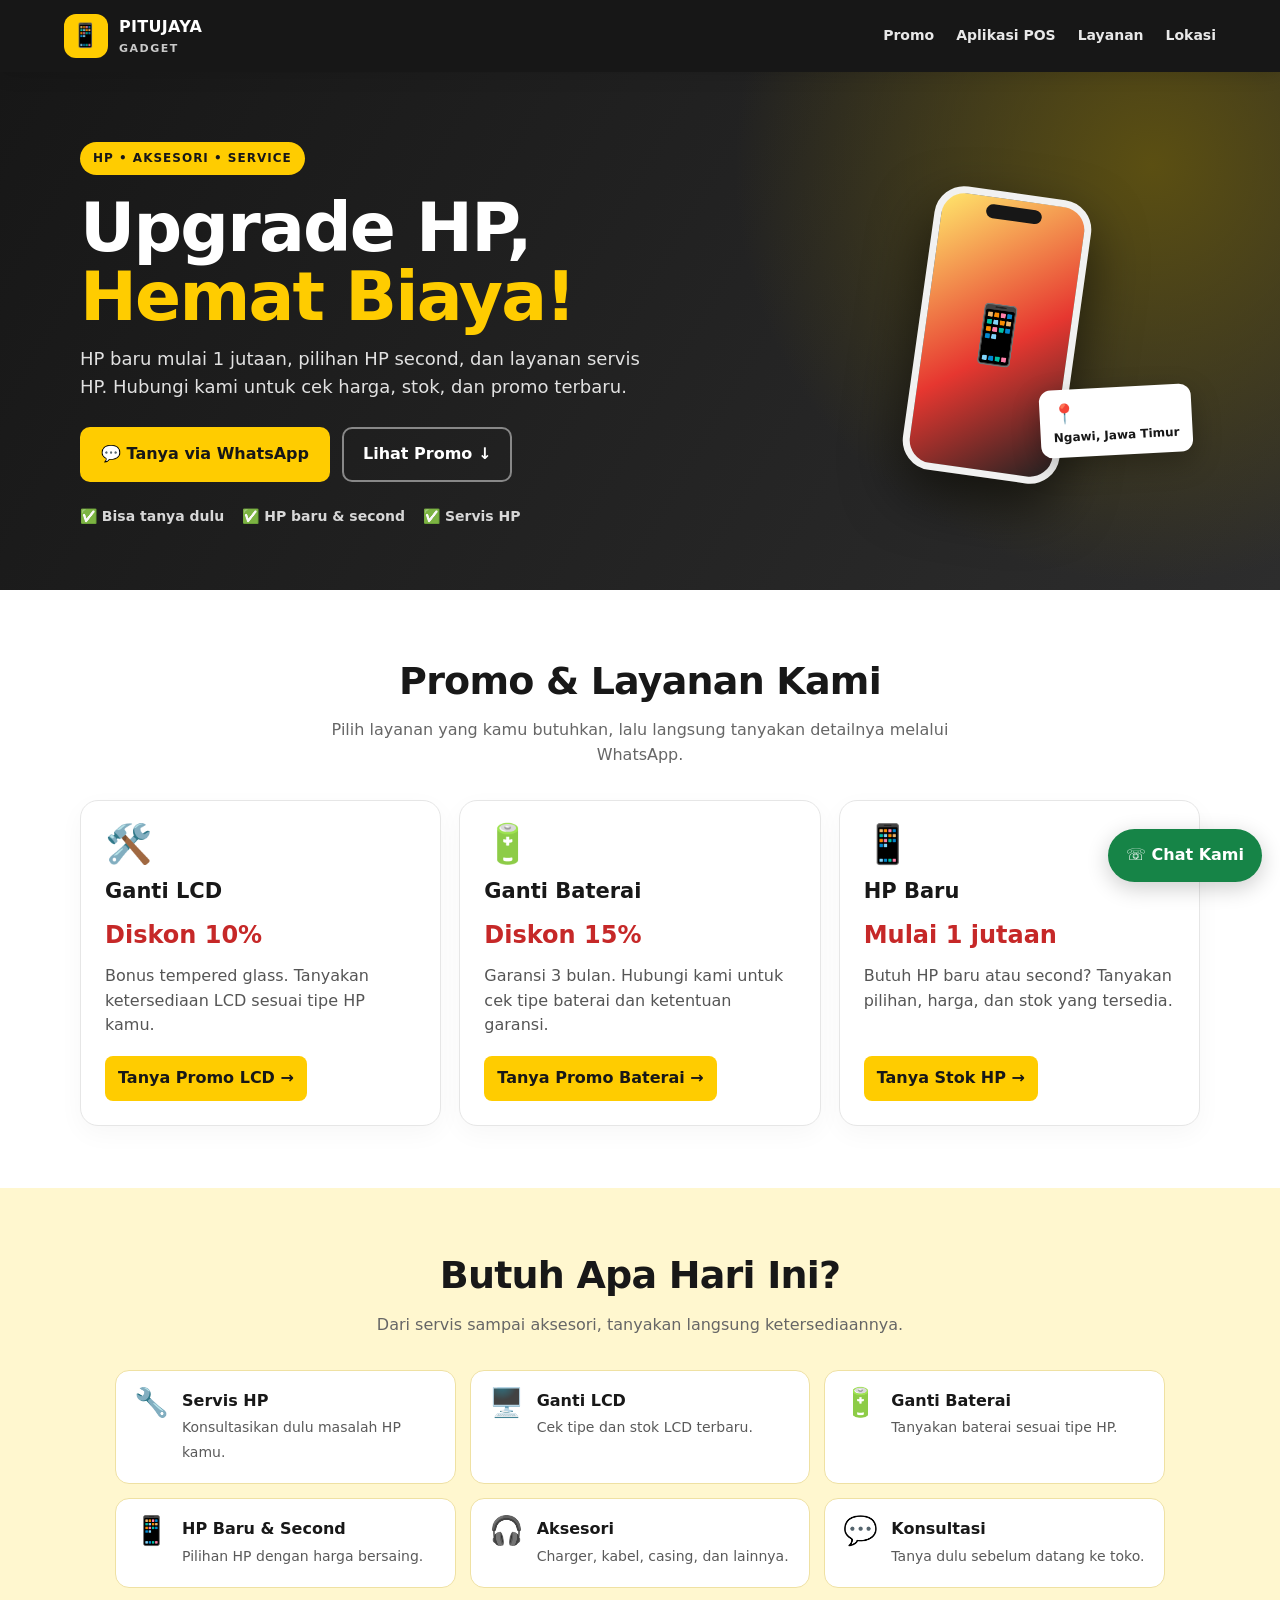
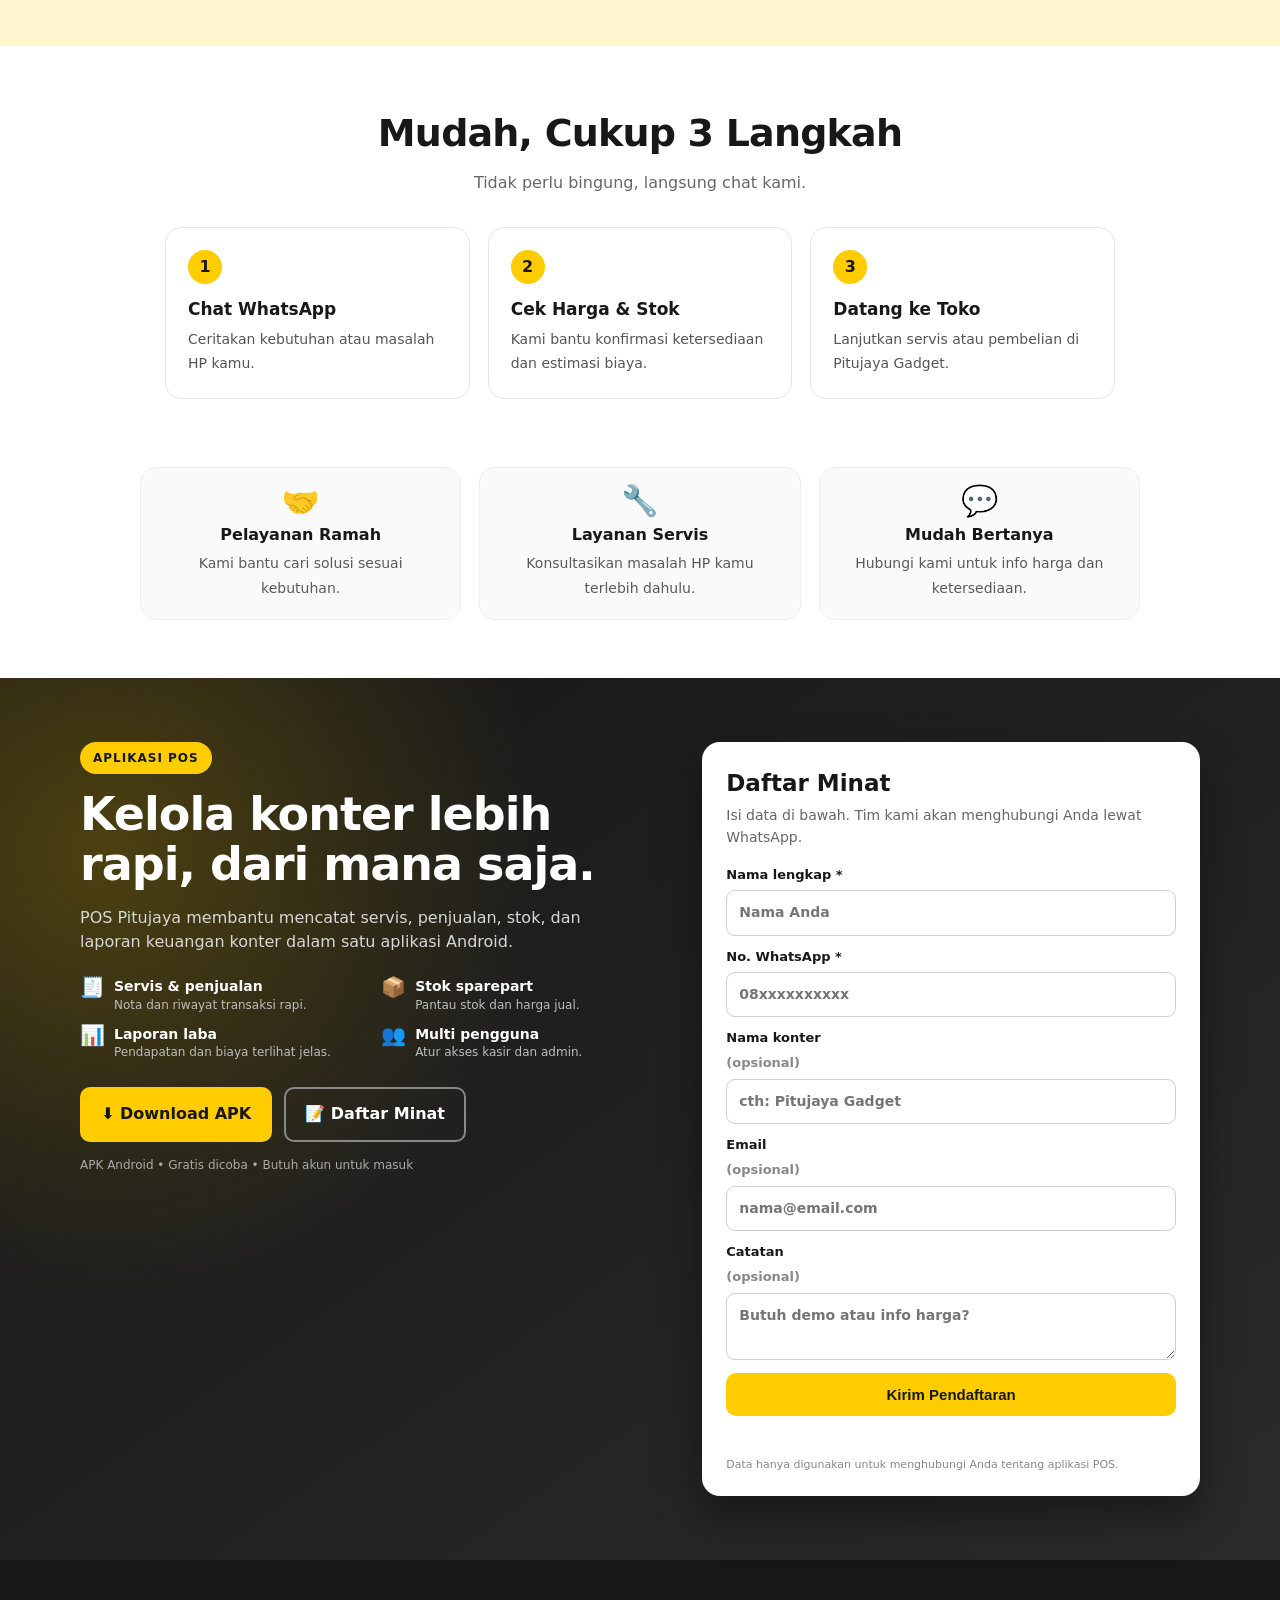
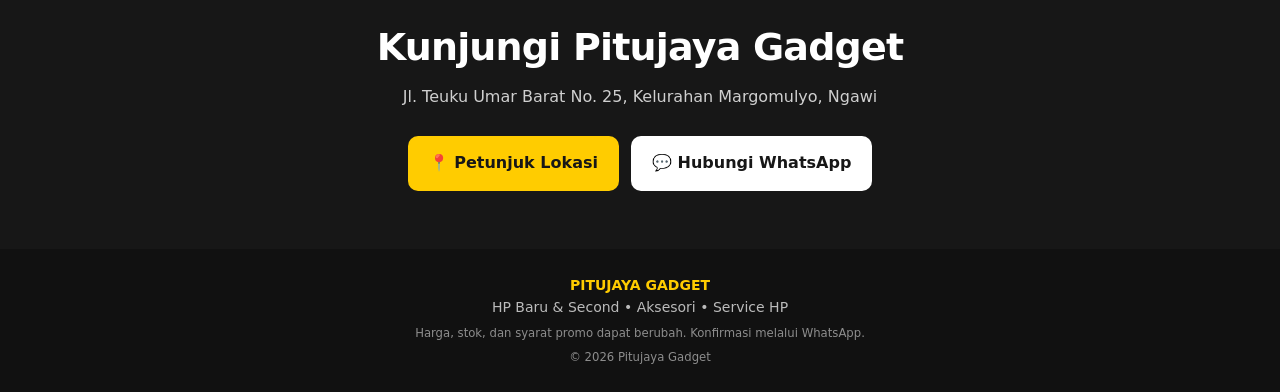
<file: landing/index.html>
<!doctype html>
<html lang="id">
<head>
<meta charset="utf-8">
<meta name="viewport" content="width=device-width, initial-scale=1">
<meta name="theme-color" content="#171717">
<meta name="description" content="Pitujaya Gadget — HP baru dan second, aksesori, serta layanan servis HP di Ngawi. Cek harga, stok, dan promo lewat WhatsApp.">
<meta name="robots" content="index, follow">
<link rel="canonical" href="https://pitujaya.my.id/">
<meta property="og:locale" content="id_ID">
<meta property="og:type" content="website">
<meta property="og:site_name" content="Pitujaya Gadget">
<meta property="og:title" content="Pitujaya Gadget | HP, Aksesori & Servis di Ngawi">
<meta property="og:description" content="HP baru, HP second, aksesori, dan servis HP. Tanyakan harga dan stok terbaru lewat WhatsApp.">
<meta property="og:url" content="https://pitujaya.my.id/">
<meta name="twitter:card" content="summary">
<meta name="twitter:title" content="Pitujaya Gadget | HP, Aksesori & Servis di Ngawi">
<meta name="twitter:description" content="HP baru, HP second, aksesori, dan servis HP. Tanyakan harga dan stok terbaru lewat WhatsApp.">
<title>Pitujaya Gadget | HP & Service</title>
<link rel="icon" href="data:image/svg+xml,%3Csvg xmlns='http://www.w3.org/2000/svg' viewBox='0 0 64 64'%3E%3Crect width='64' height='64' rx='14' fill='%23ffcc00'/%3E%3Ctext x='32' y='46' font-size='38' text-anchor='middle' font-family='Arial,sans-serif' font-weight='900' fill='%23171717'%3EP%3C/text%3E%3C/svg%3E">
<style>
:root{
  --yellow:#ffcc00;
  --yellow-soft:#fff7cf;
  --dark:#171717;
  --dark-2:#292929;
  --red:#c62828;
  --green:#168447;
  --muted:#666;
  --line:#e6e6e6;
  --radius:18px;
}
*{box-sizing:border-box}
html{scroll-behavior:smooth}
body{margin:0;font-family:system-ui,-apple-system,"Segoe UI",Roboto,Arial,sans-serif;color:#181818;background:#fff;line-height:1.55;-webkit-font-smoothing:antialiased}
a{color:inherit}
img{max-width:100%}
.skip{position:absolute;left:-9999px;top:0;background:var(--yellow);color:var(--dark);padding:12px 16px;z-index:20;font-weight:800;border-radius:0 0 10px 0}
.skip:focus{left:0}
header{background:var(--dark);color:#fff;padding:14px 5%;display:flex;align-items:center;justify-content:space-between;gap:16px;position:sticky;top:0;z-index:10;box-shadow:0 2px 18px #0002}
.brand{display:flex;align-items:center;gap:11px;font-weight:900;letter-spacing:.3px;text-decoration:none;color:#fff}
.logo{display:grid;place-items:center;background:var(--yellow);color:var(--dark);width:44px;height:44px;border-radius:12px;font-size:23px;flex:0 0 auto}
.brand small{display:block;font-size:11px;font-weight:700;letter-spacing:1.5px;color:#c9c9c9}
nav{display:flex;gap:22px;flex-wrap:wrap}
nav a{color:#fff;text-decoration:none;font-size:14px;font-weight:700;opacity:.9}
nav a:hover,nav a:focus-visible{color:var(--yellow);opacity:1}
.hero{background:radial-gradient(circle at 90% 18%,#5b4f12 0,transparent 34%),linear-gradient(120deg,#171717,#2d2d2d);color:#fff;padding:70px 6% 62px;overflow:hidden}
.hero-inner{max-width:1120px;margin:auto;display:grid;grid-template-columns:1.25fr .75fr;align-items:center;gap:38px}
.eyebrow{display:inline-block;background:var(--yellow);color:var(--dark);border-radius:30px;padding:7px 13px;font-size:12px;font-weight:900;letter-spacing:1px}
h1{font-size:clamp(38px,6vw,68px);line-height:1.02;margin:18px 0 14px;letter-spacing:-1.8px}
h1 span{color:var(--yellow)}
.hero p{color:#e1e1e1;font-size:18px;max-width:590px;margin:0}
.actions{display:flex;gap:12px;flex-wrap:wrap;margin-top:26px}
.btn{display:inline-flex;justify-content:center;align-items:center;gap:8px;border-radius:10px;padding:13px 19px;text-decoration:none;font-weight:900;border:2px solid transparent;transition:transform .15s ease,background .15s ease}
.btn:hover{transform:translateY(-1px)}
.btn:focus-visible{outline:3px solid #fff;outline-offset:3px}
.primary{background:var(--yellow);color:var(--dark)}
.secondary{border-color:#888;color:#fff}
.trust{display:flex;flex-wrap:wrap;gap:10px 18px;margin:24px 0 0;padding:0;list-style:none;color:#d7d7d7;font-size:14px;font-weight:600}
.trust li{display:flex;align-items:center;gap:6px}
.phone-art{min-height:280px;display:grid;place-items:center;position:relative}
.phone{width:158px;height:286px;border:7px solid #f1f1f1;border-radius:30px;background:linear-gradient(145deg,#ffe66b,#e63730 55%,#222);transform:rotate(8deg);box-shadow:0 24px 55px #0009;display:grid;place-items:center;font-size:56px;position:relative}
.phone:before{content:"";position:absolute;top:7px;width:56px;height:14px;border-radius:20px;background:var(--dark)}
.phone-note{position:absolute;right:2%;bottom:8%;background:#fff;color:var(--dark);border-radius:12px;padding:10px 13px;font-size:12px;font-weight:800;box-shadow:0 10px 28px #0004;transform:rotate(-3deg)}
.phone-note span{display:block;font-size:19px}
section{scroll-margin-top:86px}
.promo{padding:62px 6%;background:#fff}
.wrap{max-width:1120px;margin:auto}
.section-title{text-align:center;margin:0 0 8px;font-size:clamp(27px,4vw,38px);letter-spacing:-.8px}
.section-sub{text-align:center;color:var(--muted);margin:0 auto 32px;max-width:640px}
.cards{display:grid;grid-template-columns:repeat(3,1fr);gap:18px}
.card{border:1px solid var(--line);border-radius:var(--radius);padding:24px;box-shadow:0 8px 26px #00000009;display:flex;flex-direction:column;align-items:flex-start;background:#fff}
.emoji{font-size:38px;line-height:1}
.card h3{font-size:21px;margin:12px 0 5px}
.offer{font-size:24px;font-weight:900;color:var(--red);margin:4px 0}
.card p{color:#555;margin:6px 0 18px}
.card a{margin-top:auto;color:var(--dark);background:var(--yellow);padding:10px 13px;border-radius:8px;text-decoration:none;font-weight:800}
.card a:hover{background:#f0bf00}
.services{background:var(--yellow-soft);padding:58px 6%}
.service-grid{display:grid;grid-template-columns:repeat(3,1fr);gap:14px;max-width:1050px;margin:auto}
.service{background:#fff;border:1px solid #efe1a3;border-radius:14px;padding:18px;display:flex;gap:13px;align-items:flex-start}
.service .emoji{font-size:28px}
.service b{display:block;margin-bottom:2px}
.service span{color:#5a5a5a;font-size:14px}
.steps{padding:58px 6%;background:#fff}
.step-grid{display:grid;grid-template-columns:repeat(3,1fr);gap:18px;max-width:950px;margin:auto;counter-reset:step}
.step{border:1px solid var(--line);border-radius:16px;padding:22px;position:relative}
.step:before{counter-increment:step;content:counter(step);display:grid;place-items:center;width:34px;height:34px;border-radius:50%;background:var(--yellow);color:var(--dark);font-weight:900;margin-bottom:12px}
.step b{display:block;font-size:17px;margin-bottom:4px}
.step span{color:#555;font-size:14px}
.benefits{background:#fff;padding:10px 6% 58px}
.benefit-grid{max-width:1000px;margin:auto;display:grid;grid-template-columns:repeat(3,1fr);gap:18px;text-align:center}
.benefit{padding:18px;border-radius:16px;background:#fafafa;border:1px solid #eee}
.benefit .emoji{font-size:30px}
.benefit b{display:block;margin:7px 0 3px}
.benefit span{color:#5a5a5a;font-size:14px}
.pos-app{background:radial-gradient(circle at 8% 20%,#4d4110 0,transparent 32%),linear-gradient(145deg,#171717,#2b2b2b);color:#fff;padding:64px 6%}
.pos-grid{display:grid;grid-template-columns:1.08fr .92fr;gap:38px;align-items:start}
.pos-app h2{font-size:clamp(29px,4.5vw,46px);line-height:1.08;letter-spacing:-1px;margin:16px 0 12px}
.pos-app p{color:#d7d7d7;max-width:560px}
.pos-features{list-style:none;padding:0;margin:22px 0;display:grid;grid-template-columns:1fr 1fr;gap:11px 18px}
.pos-features li{display:flex;gap:9px;align-items:flex-start;font-size:14px;line-height:1.4}
.pos-features .emoji{font-size:20px;flex:0 0 auto}
.pos-features b{display:block;font-size:14px}
.pos-features small{color:#bdbdbd;display:block;font-size:12px}
.pos-note{font-size:12px!important;color:#aaa!important;margin-top:14px}
.lead-card{background:#fff;color:#181818;border-radius:var(--radius);padding:24px;box-shadow:0 20px 44px #0006}
.lead-card h3{margin:0 0 4px;font-size:23px}
.lead-card>p{margin:0 0 16px;color:#666;font-size:14px}
.lead-card form{display:grid;gap:11px}
.lead-card label{display:grid;gap:5px;font-size:13px;font-weight:800}
.lead-card .optional{font-weight:600;color:#888}
.lead-card input,.lead-card textarea{width:100%;padding:11px 12px;border:1px solid #cfcfcf;border-radius:9px;font:inherit;font-size:14px;background:#fff;color:#181818}
.lead-card input:focus,.lead-card textarea:focus{outline:2px solid var(--yellow);border-color:var(--dark)}
.lead-card textarea{resize:vertical;min-height:58px}
.lead-card .btn{width:100%;border:0;cursor:pointer;font-size:15px;margin-top:2px}
.lead-card .btn:disabled{opacity:.65;cursor:wait;transform:none}
.form-msg{min-height:19px;margin:0;font-size:13px;font-weight:700;color:#555}
.form-msg.ok{color:var(--green)}
.form-msg.err{color:var(--red)}
.form-msg a{color:var(--green);font-weight:900;text-decoration:underline}
.privacy{color:#888;font-size:11px;line-height:1.4}
.hp-field{position:absolute!important;left:-9999px!important;width:1px!important;height:1px!important;opacity:0!important}
.location{padding:58px 6%;text-align:center;background:var(--dark);color:#fff}
.location .section-title{color:#fff}
.location p{color:#cfcfcf;max-width:680px;margin:0 auto}
.location .actions{justify-content:center}
.location .btn.dark{background:#fff;color:var(--dark)}
footer{background:#111;color:#bbb;text-align:center;padding:26px 6%;font-size:14px}
footer strong{color:var(--yellow)}
footer small{display:block;margin-top:6px;color:#8d8d8d}
.floating{position:fixed;right:18px;bottom:18px;background:var(--green);color:#fff;border-radius:50px;padding:14px 18px;text-decoration:none;font-weight:900;box-shadow:0 6px 22px #0003;z-index:12;display:inline-flex;align-items:center;gap:8px}
.floating:hover{background:#126f3b}
@media(max-width:820px){
  header{padding:12px 4%;flex-wrap:wrap}
  nav{width:100%;justify-content:space-between;gap:8px}
  nav a{font-size:13px}
  .hero{padding:46px 6% 50px}
  .hero-inner{grid-template-columns:1fr}
  .phone-art{min-height:210px;margin-top:8px}
  .phone{width:120px;height:216px;font-size:42px}
  .cards,.service-grid,.step-grid,.benefit-grid,.pos-grid{grid-template-columns:1fr}
  .pos-features{grid-template-columns:1fr}
  .pos-app{padding:48px 6%}
  .hero p{font-size:16px}
  .section-sub{margin-bottom:26px}
  .floating{right:12px;bottom:12px;padding:12px 15px;font-size:14px}
}
@media(prefers-reduced-motion:reduce){
  html{scroll-behavior:auto}
  .btn{transition:none}
  .btn:hover{transform:none}
}
</style>
<script type="application/ld+json">
{
  "@context": "https://schema.org",
  "@type": "MobilePhoneStore",
  "name": "Pitujaya Gadget",
  "url": "https://pitujaya.my.id/",
  "telephone": "+628985557579",
  "description": "Toko HP baru dan second, aksesori, serta layanan servis HP di Ngawi.",
  "address": {
    "@type": "PostalAddress",
    "streetAddress": "Jl. Teuku Umar Barat No. 25, Kelurahan Margomulyo",
    "addressLocality": "Ngawi",
    "addressRegion": "Jawa Timur",
    "addressCountry": "ID"
  },
  "hasMap": "https://www.google.com/maps/search/?api=1&query=Jl.+Teuku+Umar+Barat+No.+25+Margomulyo+Ngawi"
}
</script>
</head>
<body>
<a class="skip" href="#konten">Lewati ke konten utama</a>
<header>
  <a class="brand" href="#atas" aria-label="Pitujaya Gadget, kembali ke atas">
    <div class="logo" aria-hidden="true">📱</div>
    <div>PITUJAYA<small>GADGET</small></div>
  </a>
  <nav aria-label="Navigasi utama">
    <a href="#promo">Promo</a>
    <a href="#pos">Aplikasi POS</a>
    <a href="#layanan">Layanan</a>
    <a href="#lokasi">Lokasi</a>
  </nav>
</header>
<main id="konten">
<section class="hero" id="atas">
  <div class="hero-inner">
    <div>
      <span class="eyebrow">HP • AKSESORI • SERVICE</span>
      <h1>Upgrade HP,<br><span>Hemat Biaya!</span></h1>
      <p>HP baru mulai 1 jutaan, pilihan HP second, dan layanan servis HP. Hubungi kami untuk cek harga, stok, dan promo terbaru.</p>
      <div class="actions">
        <a class="btn primary wa" data-message="Halo Pitujaya Gadget, saya ingin tanya promo dan produk." href="https://wa.me/628985557579">💬 Tanya via WhatsApp</a>
        <a class="btn secondary" href="#promo">Lihat Promo ↓</a>
      </div>
      <ul class="trust">
        <li>✅ Bisa tanya dulu</li>
        <li>✅ HP baru &amp; second</li>
        <li>✅ Servis HP</li>
      </ul>
    </div>
    <div class="phone-art" aria-label="Ilustrasi ponsel Pitujaya Gadget">
      <div class="phone" aria-hidden="true">📱</div>
      <div class="phone-note"><span>📍</span>Ngawi, Jawa Timur</div>
    </div>
  </div>
</section>
<section class="promo" id="promo">
  <div class="wrap">
    <h2 class="section-title">Promo &amp; Layanan Kami</h2>
    <p class="section-sub">Pilih layanan yang kamu butuhkan, lalu langsung tanyakan detailnya melalui WhatsApp.</p>
    <div class="cards">
      <article class="card">
        <div class="emoji" aria-hidden="true">🛠️</div>
        <h3>Ganti LCD</h3>
        <div class="offer">Diskon 10%</div>
        <p>Bonus tempered glass. Tanyakan ketersediaan LCD sesuai tipe HP kamu.</p>
        <a class="wa" data-message="Halo Pitujaya Gadget, saya ingin tanya promo ganti LCD diskon 10% plus bonus tempered glass." href="https://wa.me/628985557579">Tanya Promo LCD →</a>
      </article>
      <article class="card">
        <div class="emoji" aria-hidden="true">🔋</div>
        <h3>Ganti Baterai</h3>
        <div class="offer">Diskon 15%</div>
        <p>Garansi 3 bulan. Hubungi kami untuk cek tipe baterai dan ketentuan garansi.</p>
        <a class="wa" data-message="Halo Pitujaya Gadget, saya ingin tanya promo ganti baterai diskon 15% dengan garansi 3 bulan." href="https://wa.me/628985557579">Tanya Promo Baterai →</a>
      </article>
      <article class="card">
        <div class="emoji" aria-hidden="true">📱</div>
        <h3>HP Baru</h3>
        <div class="offer">Mulai 1 jutaan</div>
        <p>Butuh HP baru atau second? Tanyakan pilihan, harga, dan stok yang tersedia.</p>
        <a class="wa" data-message="Halo Pitujaya Gadget, saya ingin tanya pilihan HP baru mulai 1 jutaan dan stok yang tersedia." href="https://wa.me/628985557579">Tanya Stok HP →</a>
      </article>
    </div>
  </div>
</section>
<section class="services" id="layanan">
  <div class="wrap">
    <h2 class="section-title">Butuh Apa Hari Ini?</h2>
    <p class="section-sub">Dari servis sampai aksesori, tanyakan langsung ketersediaannya.</p>
    <div class="service-grid">
      <div class="service"><div class="emoji" aria-hidden="true">🔧</div><div><b>Servis HP</b><span>Konsultasikan dulu masalah HP kamu.</span></div></div>
      <div class="service"><div class="emoji" aria-hidden="true">🖥️</div><div><b>Ganti LCD</b><span>Cek tipe dan stok LCD terbaru.</span></div></div>
      <div class="service"><div class="emoji" aria-hidden="true">🔋</div><div><b>Ganti Baterai</b><span>Tanyakan baterai sesuai tipe HP.</span></div></div>
      <div class="service"><div class="emoji" aria-hidden="true">📱</div><div><b>HP Baru &amp; Second</b><span>Pilihan HP dengan harga bersaing.</span></div></div>
      <div class="service"><div class="emoji" aria-hidden="true">🎧</div><div><b>Aksesori</b><span>Charger, kabel, casing, dan lainnya.</span></div></div>
      <div class="service"><div class="emoji" aria-hidden="true">💬</div><div><b>Konsultasi</b><span>Tanya dulu sebelum datang ke toko.</span></div></div>
    </div>
  </div>
</section>
<section class="steps">
  <div class="wrap">
    <h2 class="section-title">Mudah, Cukup 3 Langkah</h2>
    <p class="section-sub">Tidak perlu bingung, langsung chat kami.</p>
    <div class="step-grid">
      <div class="step"><b>Chat WhatsApp</b><span>Ceritakan kebutuhan atau masalah HP kamu.</span></div>
      <div class="step"><b>Cek Harga &amp; Stok</b><span>Kami bantu konfirmasi ketersediaan dan estimasi biaya.</span></div>
      <div class="step"><b>Datang ke Toko</b><span>Lanjutkan servis atau pembelian di Pitujaya Gadget.</span></div>
    </div>
  </div>
</section>
<section class="benefits">
  <div class="benefit-grid">
    <div class="benefit"><div class="emoji" aria-hidden="true">🤝</div><b>Pelayanan Ramah</b><span>Kami bantu cari solusi sesuai kebutuhan.</span></div>
    <div class="benefit"><div class="emoji" aria-hidden="true">🔧</div><b>Layanan Servis</b><span>Konsultasikan masalah HP kamu terlebih dahulu.</span></div>
    <div class="benefit"><div class="emoji" aria-hidden="true">💬</div><b>Mudah Bertanya</b><span>Hubungi kami untuk info harga dan ketersediaan.</span></div>
  </div>
</section>
<section class="pos-app" id="pos">
  <div class="wrap pos-grid">
    <div>
      <span class="eyebrow">APLIKASI POS</span>
      <h2>Kelola konter lebih rapi, dari mana saja.</h2>
      <p>POS Pitujaya membantu mencatat servis, penjualan, stok, dan laporan keuangan konter dalam satu aplikasi Android.</p>
      <ul class="pos-features">
        <li><span class="emoji" aria-hidden="true">🧾</span><div><b>Servis &amp; penjualan</b><small>Nota dan riwayat transaksi rapi.</small></div></li>
        <li><span class="emoji" aria-hidden="true">📦</span><div><b>Stok sparepart</b><small>Pantau stok dan harga jual.</small></div></li>
        <li><span class="emoji" aria-hidden="true">📊</span><div><b>Laporan laba</b><small>Pendapatan dan biaya terlihat jelas.</small></div></li>
        <li><span class="emoji" aria-hidden="true">👥</span><div><b>Multi pengguna</b><small>Atur akses kasir dan admin.</small></div></li>
      </ul>
      <div class="actions">
        <a class="btn primary" href="/download/pitujaya-pos.apk" download="Pitujaya-POS.apk">⬇️ Download APK</a>
        <a class="btn secondary" href="#daftar">📝 Daftar Minat</a>
      </div>
      <p class="pos-note">APK Android • Gratis dicoba • Butuh akun untuk masuk</p>
    </div>
    <div class="lead-card" id="daftar">
      <h3>Daftar Minat</h3>
      <p>Isi data di bawah. Tim kami akan menghubungi Anda lewat WhatsApp.</p>
      <form id="leadForm" novalidate>
        <label>Nama lengkap *<input name="nama" required maxlength="120" autocomplete="name" placeholder="Nama Anda"></label>
        <label>No. WhatsApp *<input name="hp" required inputmode="tel" autocomplete="tel" maxlength="20" placeholder="08xxxxxxxxxx"></label>
        <label>Nama konter <span class="optional">(opsional)</span><input name="konter" maxlength="160" placeholder="cth: Pitujaya Gadget"></label>
        <label>Email <span class="optional">(opsional)</span><input name="email" type="email" maxlength="160" autocomplete="email" placeholder="nama@email.com"></label>
        <label>Catatan <span class="optional">(opsional)</span><textarea name="pesan" rows="2" maxlength="1000" placeholder="Butuh demo atau info harga?"></textarea></label>
        <input class="hp-field" type="text" name="website" tabindex="-1" autocomplete="off" aria-hidden="true">
        <button class="btn primary" type="submit">Kirim Pendaftaran</button>
        <p class="form-msg" id="leadMsg" role="status" aria-live="polite"></p>
        <small class="privacy">Data hanya digunakan untuk menghubungi Anda tentang aplikasi POS.</small>
      </form>
    </div>
  </div>
</section>
<section class="location" id="lokasi">
  <div class="wrap">
    <h2 class="section-title">Kunjungi Pitujaya Gadget</h2>
    <p>Jl. Teuku Umar Barat No. 25, Kelurahan Margomulyo, Ngawi</p>
    <div class="actions">
      <a class="btn primary" href="https://www.google.com/maps/search/?api=1&query=Jl.+Teuku+Umar+Barat+No.+25+Margomulyo+Ngawi" target="_blank" rel="noopener">📍 Petunjuk Lokasi</a>
      <a class="btn dark wa" data-message="Halo Pitujaya Gadget, saya ingin bertanya." href="https://wa.me/628985557579">💬 Hubungi WhatsApp</a>
    </div>
  </div>
</section>
</main>
<footer>
  <strong>PITUJAYA GADGET</strong><br>
  HP Baru &amp; Second • Aksesori • Service HP
  <small>Harga, stok, dan syarat promo dapat berubah. Konfirmasi melalui WhatsApp.</small>
  <small>© <span id="tahun">2026</span> Pitujaya Gadget</small>
</footer>
<a class="floating wa" data-message="Halo Pitujaya Gadget, saya ingin bertanya." href="https://wa.me/628985557579" aria-label="Chat WhatsApp Pitujaya Gadget">☏ Chat Kami</a>
<script>
const phone = "628985557579";
const fallback = "Halo Pitujaya Gadget, saya ingin bertanya.";
document.querySelectorAll(".wa").forEach(function (a) {
  const text = a.dataset.message || fallback;
  a.href = "https://wa.me/" + phone + "?text=" + encodeURIComponent(text);
  a.target = "_blank";
  a.rel = "noopener";
});
const tahun = document.getElementById("tahun");
if (tahun) tahun.textContent = new Date().getFullYear();

const leadForm = document.getElementById("leadForm");
if (leadForm) {
  leadForm.addEventListener("submit", async function (ev) {
    ev.preventDefault();
    const msg = document.getElementById("leadMsg");
    const btn = leadForm.querySelector("button[type=submit]");
    const data = Object.fromEntries(new FormData(leadForm).entries());
    const payload = {
      nama: String(data.nama || "").trim(),
      hp: String(data.hp || "").trim(),
      konter: String(data.konter || "").trim(),
      email: String(data.email || "").trim(),
      pesan: String(data.pesan || "").trim(),
      website: String(data.website || "").trim()
    };
    if (payload.website) return;
    msg.className = "form-msg";
    msg.textContent = "";
    if (!payload.nama || !payload.hp) {
      msg.className = "form-msg err";
      msg.textContent = "Nama dan nomor WhatsApp wajib diisi.";
      return;
    }
    if (payload.hp.replace(/\D/g, "").length < 9) {
      msg.className = "form-msg err";
      msg.textContent = "Nomor WhatsApp belum valid.";
      return;
    }
    btn.disabled = true;
    btn.textContent = "Mengirim...";
    try {
      const res = await fetch("/api/leads", {
        method: "POST",
        headers: { "Content-Type": "application/json" },
        body: JSON.stringify(payload)
      });
      const out = await res.json().catch(function () { return {}; });
      if (!res.ok) {
        const detail = typeof out.detail === "string" ? out.detail : "Pendaftaran gagal dikirim.";
        throw new Error(detail);
      }
      leadForm.reset();
      msg.className = "form-msg ok";
      msg.textContent = "Terima kasih! Pendaftaran diterima. Kami akan menghubungi Anda via WhatsApp. ";
      const waFollow = document.createElement("a");
      const waText = "Halo Pitujaya Gadget, saya sudah daftar minat aplikasi POS.\n"
        + "Nama: " + payload.nama + "\n"
        + "Konter: " + (payload.konter || "-") + "\n"
        + "No. WhatsApp: " + payload.hp;
      waFollow.href = "https://wa.me/" + phone + "?text=" + encodeURIComponent(waText);
      waFollow.target = "_blank";
      waFollow.rel = "noopener";
      waFollow.textContent = "Chat sekarang →";
      msg.appendChild(waFollow);
    } catch (err) {
      msg.className = "form-msg err";
      msg.textContent = err.message || "Pendaftaran gagal dikirim. Coba lagi.";
    } finally {
      btn.disabled = false;
      btn.textContent = "Kirim Pendaftaran";
    }
  });
}
</script>
</body>
</html>
</file>
